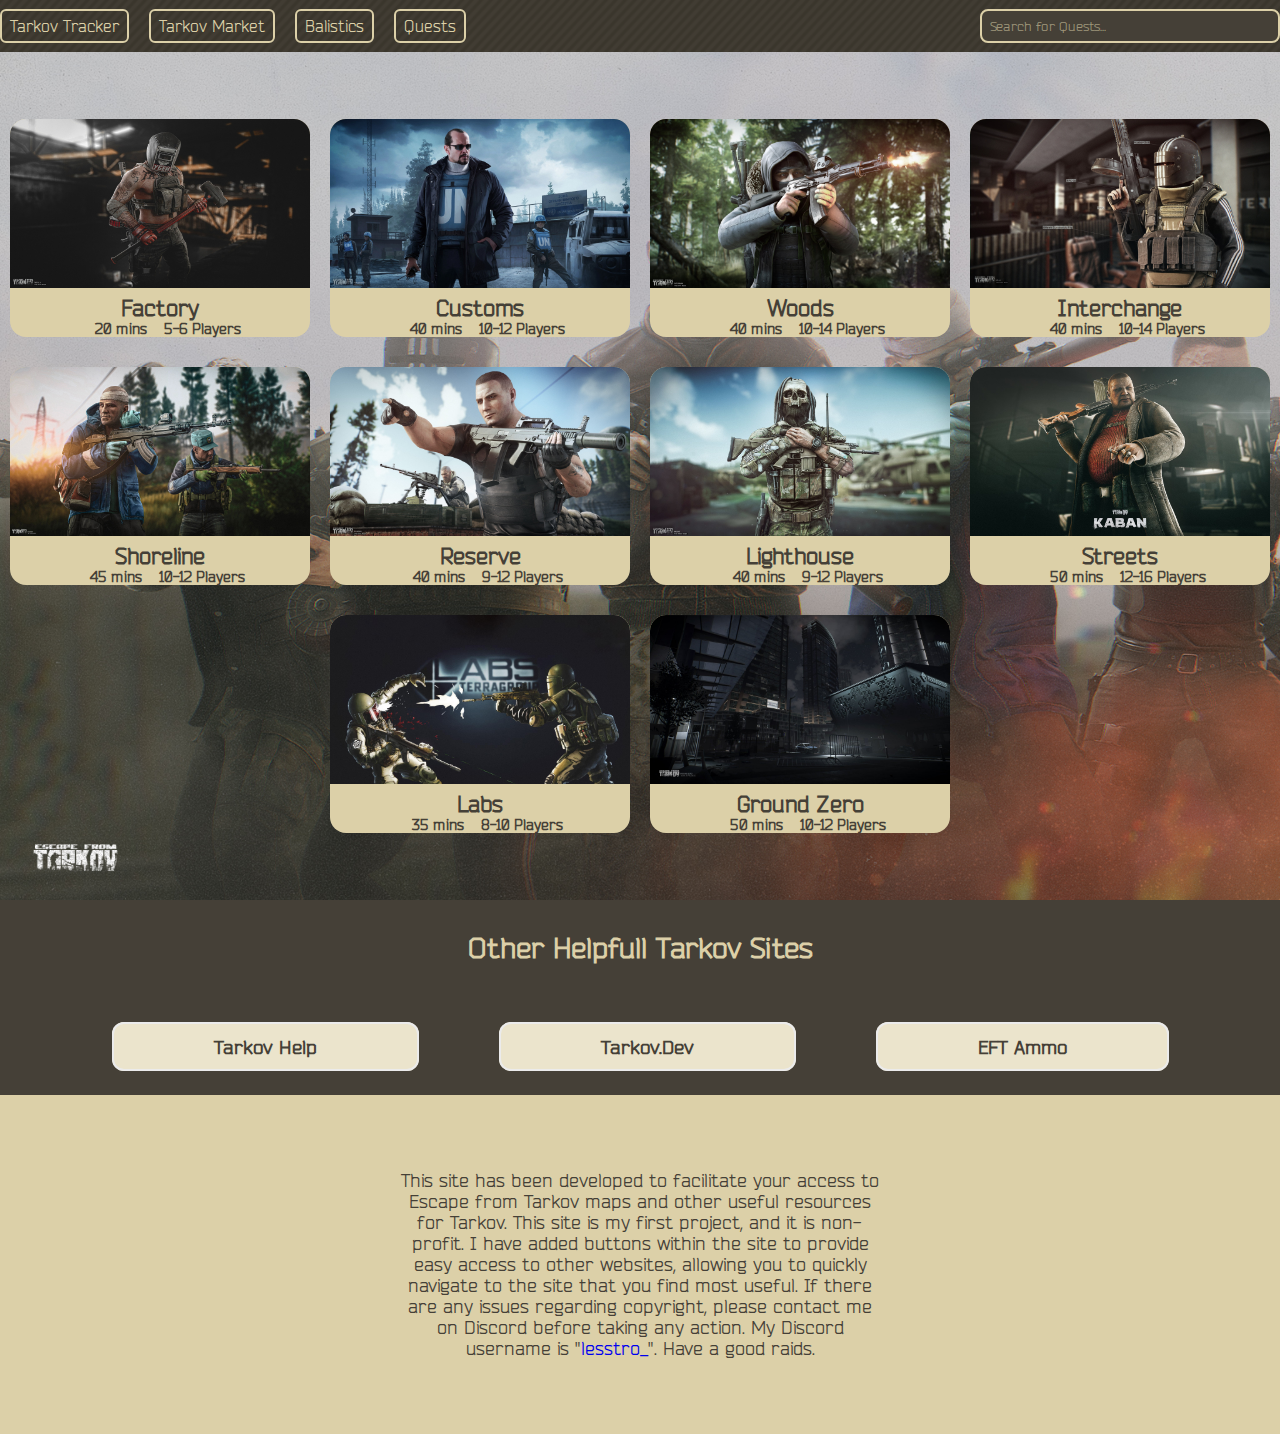
<file: index.html>
<!DOCTYPE html>
<html lang="en">
<head>
    <meta charset="UTF-8">
    <meta name="viewport" content="width=device-width, initial-scale=1.0">
    <title>MapMentorTarkov - Home</title>

    <link rel="stylesheet" href="https://cdnjs.cloudflare.com/ajax/libs/font-awesome/6.5.1/css/all.min.css" integrity="sha512-DTOQO9RWCH3ppGqcWaEA1BIZOC6xxalwEsw9c2QQeAIftl+Vegovlnee1c9QX4TctnWMn13TZye+giMm8e2LwA==" crossorigin="anonymous" referrerpolicy="no-referrer" />
    
    <link rel="stylesheet" href="style.css">
</head>
<body>
    
    <header>
        <nav class="showcase__navbar">
            <div class="container">
                <ul class="nav-links">
                    <li><a href="https://tarkovtracker.io/items" target="_blank">Tarkov Tracker</a></li>
                    <li><a href="https://tarkov-market.com/" target="_blank">Tarkov Market</a></li>
                    <li><a href="https://escapefromtarkov.fandom.com/wiki/Ballistics#Caliber_quick_selection" target="_blank">Balistics</a></li>
                    <li><a href="https://escapefromtarkov.fandom.com/wiki/Quests" target="_blank">Quests</a></li>
                </ul>
                <form id="search-form">
                    <input type="text" id="search-input" placeholder="Search for Quests...">
                </form>
            </div>
        </nav>
    </header>

    <main>
        <section id="hero">
            <div class="container">
                <div class="row">
                    <div class="map-container">
                        <a href="contents/factory.html">
                            <img src="img/factory2-bg.jpg">
                            <h3>Factory</h3>
                            <h4>
                                <p>
                                    <i class="fa-solid fa-clock"></i> 20 mins
                                    <i class="fa-solid fa-user"></i> 5-6 Players
                                </p>
                            </h4>
                        </a>
                    </div>
                    <div class="map-container">
                        <a href="contents/customs.html">
                            <img src="img/customs2-bg.jpg">
                            <h3>Customs</h3>
                            <h4>
                                <p>
                                    <i class="fa-solid fa-clock"></i> 40 mins
                                    <i class="fa-solid fa-user"></i> 10-12 Players
                                </p>
                            </h4>
                        </a>
                    </div>
                    <div class="map-container">
                        <a href="contents/woods.html">
                            <img src="img/woods2-bg.jpg">
                            <h3>Woods</h3>
                            <h4>
                                <p>
                                    <i class="fa-solid fa-clock"></i> 40 mins
                                    <i class="fa-solid fa-user"></i> 10-14 Players
                                </p>
                            </h4>
                        </a>
                    </div>
                    <div class="map-container">
                        <a href="contents/interchange.html">
                            <img src="img/interchange2-bg.jpg">
                            <h3>Interchange</h3>
                            <h4>
                                <p>
                                    <i class="fa-solid fa-clock"></i> 40 mins
                                    <i class="fa-solid fa-user"></i> 10-14 Players
                                </p>
                            </h4>
                        </a>
                    </div>
                </div>
                <div class="row">
                    <div class="map-container">
                        <a href="contents/shoreline.html">
                            <img src="img/shoreline-bg.jpg">
                            <h3>Shoreline</h3>
                            <h4>
                                <p>
                                    <i class="fa-solid fa-clock"></i> 45 mins
                                    <i class="fa-solid fa-user"></i> 10-12 Players
                                </p>
                            </h4>
                        </a>
                    </div>
                    <div class="map-container">
                        <a href="contents/reserve.html">
                            <img src="img/reserve-bg.jpg">
                            <h3>Reserve</h3>
                            <h4>
                                <p>
                                    <i class="fa-solid fa-clock"></i> 40 mins
                                    <i class="fa-solid fa-user"></i> 9-12 Players
                                </p>
                            </h4>
                        </a>
                    </div>
                    <div class="map-container">
                        <a href="contents/lighthouse.html">
                            <img src="img/lighthouse.bg.jpg">
                            <h3>Lighthouse</h3>
                            <h4>
                                <p>
                                    <i class="fa-solid fa-clock"></i> 40 mins
                                    <i class="fa-solid fa-user"></i> 9-12 Players
                                </p>
                            </h4>
                        </a>
                    </div>
                    <div class="map-container">
                        <a href="contents/streets.html">
                            <img src="img/streets-bg.jpg">
                            <h3>Streets</h3>
                            <h4>
                                <p>
                                    <i class="fa-solid fa-clock"></i> 50 mins
                                    <i class="fa-solid fa-user"></i> 12-16 Players
                                </p>
                            </h4>
                        </a>
                    </div>
                </div>
                <div class="row">
                    <div class="map-container">
                        <a href="contents/labs.html">
                            <img src="img/labs-bg.jpg">
                            <h3>Labs</h3>
                            <h4>
                                <p>
                                    <i class="fa-solid fa-clock"></i> 35 mins
                                    <i class="fa-solid fa-user"></i> 8-10 Players
                                </p>
                            </h4>
                        </a>
                    </div>
                    <div class="map-container">
                        <a href="contents/groundzero.html">
                            <img src="img/groundzero-bg.jpg">
                            <h3>Ground Zero</h3>
                            <h4>
                                <p>
                                    <i class="fa-solid fa-clock"></i> 50 mins
                                    <i class="fa-solid fa-user"></i> 10-12 Players
                                </p>
                            </h4>
                        </a>
                    </div>
                </div>
            </div>
        </section>
        <section>
            <div class="others">
                <h1>Other Helpfull Tarkov Sites</h1>
                <nav>
                    <ul>
                        <li><a href="https://tarkov.help" target="_blank">Tarkov Help</a></li>
                        <li><a href="https://tarkov.dev" target="_blank">Tarkov.Dev</a></li>
                        <li><a href="https://www.eft-ammo.com/" target="_blank">EFT Ammo</a></li>
                    </ul>
                </nav>
            </div>
        </section>
        <article id="article-site">
            <p>
                This site has been developed to facilitate your access to Escape from Tarkov maps and other useful resources for Tarkov. This site is my first project, and it is non-profit. I have added buttons within the site to provide easy access to other websites, allowing you to quickly navigate to the site that you find most useful. If there are any issues regarding copyright, please contact me on Discord before taking any action. My Discord username is "<a href="discord://-/users/307608924062875654">lesstro_</a>". Have a good raids.
            </p>
        </article>
    </main>




<script>
    // JavaScript kodları
    function search() {
      var searchText = document.getElementById("search-input").value;
      searchText = searchText.replace(/\s\w/g, function(match) {
        return match.toUpperCase();
      });
      searchText = searchText.replace(/\s/g, "_"); // Boşlukları "_" ile değiştirme

      var searchUrl = "https://escapefromtarkov.fandom.com/wiki/" + searchText;
      window.open(searchUrl, "_blank"); // Yeni sekmede açma
    }

    // Enter tuşuna basıldığında arama yapma
    document.getElementById("search-input").addEventListener("keypress", function(event) {
      if (event.key === "Enter") {
        search();
      }
    });
</script>
</body>
</html>
</file>
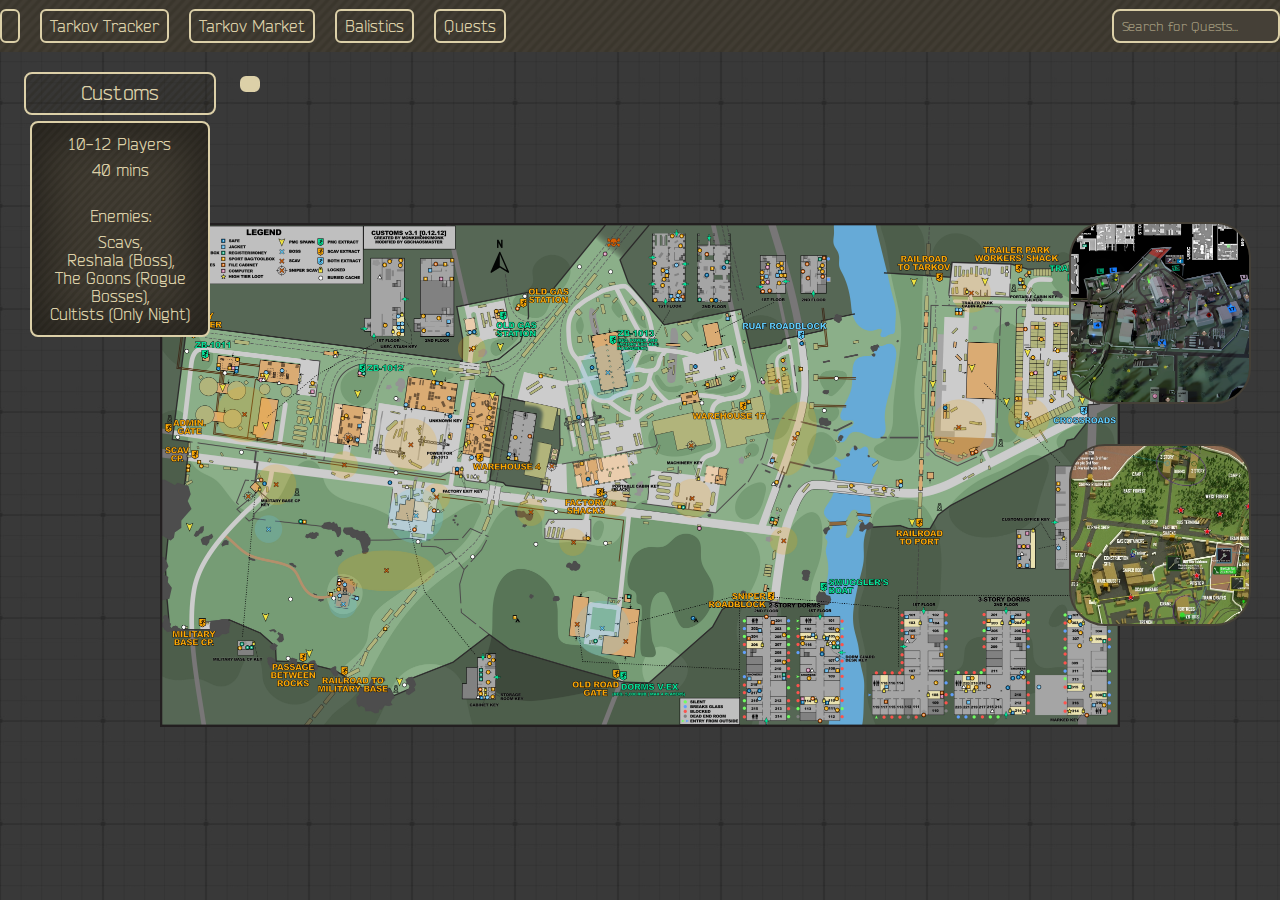
<file: contents/customs.html>
<!DOCTYPE html>
<html lang="en">
<head>
    <meta charset="UTF-8">
    <meta name="viewport" content="width=device-width, initial-scale=1.0">

    <link rel="stylesheet" href="https://cdnjs.cloudflare.com/ajax/libs/font-awesome/6.5.1/css/all.min.css" integrity="sha512-DTOQO9RWCH3ppGqcWaEA1BIZOC6xxalwEsw9c2QQeAIftl+Vegovlnee1c9QX4TctnWMn13TZye+giMm8e2LwA==" crossorigin="anonymous" referrerpolicy="no-referrer" />

    <link rel="stylesheet" href="style.css">
    <title>Tarkov Maps - Customs</title>
</head>
<body>

    <header>
        <nav class="navbar">
            <div class="container">
                <ul class="nav-links">
                    <li><a href="../index.html"><i class="fa-solid fa-house"></i></a></li>
                    <li><a href="https://tarkovtracker.io/items" target="_blank">Tarkov Tracker</a></li>
                    <li><a href="https://tarkov-market.com/" target="_blank">Tarkov Market</a></li>
                    <li><a href="https://escapefromtarkov.fandom.com/wiki/Ballistics#Caliber_quick_selection" target="_blank">Balistics</a></li>
                    <li><a href="https://escapefromtarkov.fandom.com/wiki/Quests#List_of_Quests" target="_blank">Quests</a></li>
                </ul>
                <form id="search-form">
                    <input type="text" id="search-input" placeholder="Search for Quests...">
                </form>
            </div>
        </nav>
    </header>

    <main>
        <section id="showcase">
            <div class="changelocation">
                <h2 onclick="toggleKucult()">Customs</h2>
                <p class="fullscreen" onclick="toggleFullScreen()"><i id="arrow" class="fa-solid fa-expand"></i></p>
                <div class="locations">
                    <a href="factory.html">Factory</a>
                    <a href="woods.html">Woods</a>
                    <a href="interchange.html">Interchange</a>
                    <a href="shoreline.html">Shoreline</a>
                    <a href="reserve.html">Reserve</a>
                    <a href="lighthouse.html">Lighthouse</a>
                    <a href="streets.html">Streets</a>
                    <a href="labs.html">Labs</a>
                    <a href="groundzero.html">Ground Zero</a>
                </div>
                <div class="location-info">
                    <p><i class="fa-solid fa-user"></i> 10-12 Players</p>
                    <p><i class="fa-solid fa-clock"></i> 40 mins</p>
                    <p class="ayrim"><i class="fa-solid fa-person-circle-exclamation"></i> Enemies:</p>
                    <p>Scavs, <br>Reshala (Boss), <br>The Goons (Rogue Bosses), <br>Cultists (Only Night)</p>
                </div>
            </div>
            <div class="showcase__map">
                <img src="img/maps/customs.jpg" id="zoomable-image">
            </div>
            <div class="changethemap">
                <div class="map" id="changeimage" style="background-image: url(img/maps/customs.jpg);"></div>
                <div class="map" id="changeimage2" style="background-image: url(img/maps/customs2.jpg);"></div>
                <div class="map" id="changeimage3" style="background-image: url(img/maps/customs3.jpg);"></div>
            </div>
        </section>
    </main>



<script src="script.js"></script>
<script>
document.addEventListener("DOMContentLoaded", function () {
    var changeimage = document.getElementById("changeimage");
    var changeimage2 = document.getElementById("changeimage2");
    var changeimage3 = document.getElementById("changeimage3");
    var image = document.getElementById("zoomable-image");

    changeimage.addEventListener("click", function () {
        showImage("img/maps/customs.jpg");
    });

    changeimage2.addEventListener("click", function () {
        showImage("img/maps/customs2.jpg");
    });

    changeimage3.addEventListener("click", function () {
        showImage("img/maps/customs3.jpg");
    });

    function showImage(imageName) {
        // Resmin src'sini değiştir
        image.src = imageName;

        // Butonları kontrol et ve gizle
        if (imageName === "img/maps/customs.jpg") {
            changeimage.style.display = "none";
            changeimage2.style.display = "inline-block";
            changeimage3.style.display = "inline-block";
        } else if (imageName === "img/maps/customs2.jpg") {
            changeimage.style.display = "inline-block";
            changeimage2.style.display = "none";
            changeimage3.style.display = "inline-block";
        } else if (imageName === "img/maps/customs3.jpg") {
            changeimage.style.display = "inline-block";
            changeimage2.style.display = "inline-block";
            changeimage3.style.display = "none";
        }
    }
});
</script>

<script>
    // JavaScript kodları
    function search() {
      var searchText = document.getElementById("search-input").value;
      searchText = searchText.replace(/\s\w/g, function(match) {
        return match.toUpperCase();
      });
      searchText = searchText.replace(/\s/g, "_"); // Boşlukları "_" ile değiştirme

      var searchUrl = "https://escapefromtarkov.fandom.com/wiki/" + searchText;
      window.open(searchUrl, "_blank"); // Yeni sekmede açma
    }

    // Enter tuşuna basıldığında arama yapma
    document.getElementById("search-input").addEventListener("keypress", function(event) {
      if (event.key === "Enter") {
        search();
      }
    });
</script>
</body>
</html>
</file>
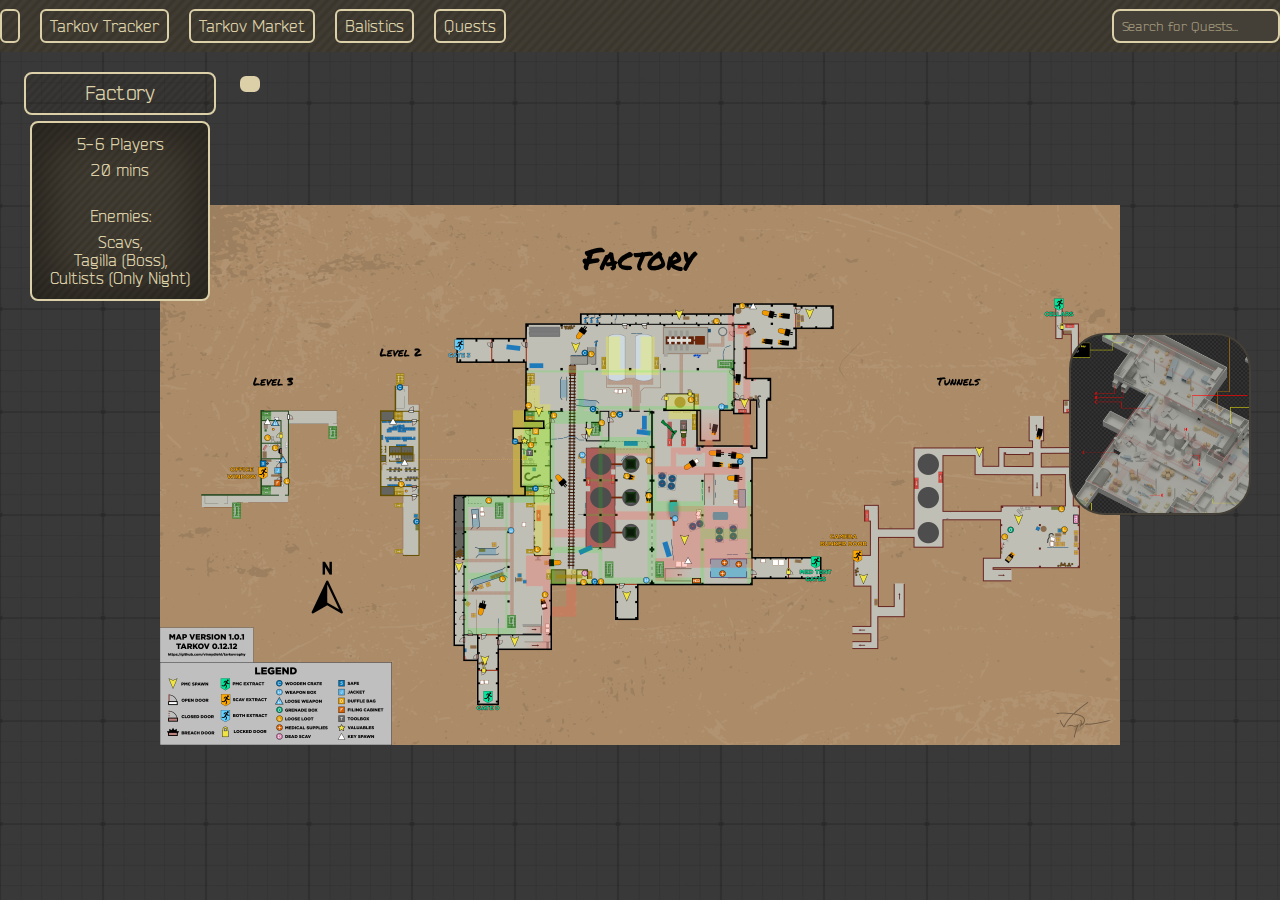
<file: contents/factory.html>
<!DOCTYPE html>
<html lang="en">
<head>
    <meta charset="UTF-8">
    <meta name="viewport" content="width=device-width, initial-scale=1.0">

    <link rel="stylesheet" href="https://cdnjs.cloudflare.com/ajax/libs/font-awesome/6.5.1/css/all.min.css" integrity="sha512-DTOQO9RWCH3ppGqcWaEA1BIZOC6xxalwEsw9c2QQeAIftl+Vegovlnee1c9QX4TctnWMn13TZye+giMm8e2LwA==" crossorigin="anonymous" referrerpolicy="no-referrer" />

    <link rel="stylesheet" href="style.css">
    <title>Tarkov Maps - Factory</title>
</head>
<body>

    <header>
        <nav class="navbar">
            <div class="container">
                <ul class="nav-links">
                    <li><a href="../index.html"><i class="fa-solid fa-house"></i></a></li>
                    <li><a href="https://tarkovtracker.io/items" target="_blank">Tarkov Tracker</a></li>
                    <li><a href="https://tarkov-market.com/" target="_blank">Tarkov Market</a></li>
                    <li><a href="https://escapefromtarkov.fandom.com/wiki/Ballistics#Caliber_quick_selection" target="_blank">Balistics</a></li>
                    <li><a href="https://escapefromtarkov.fandom.com/wiki/Quests#List_of_Quests" target="_blank">Quests</a></li>
                </ul>
                <form id="search-form">
                    <input type="text" id="search-input" placeholder="Search for Quests...">
                </form>
            </div>
        </nav>
    </header>

    <main>
        <section id="showcase">
            <div class="changelocation">
                <h2 onclick="toggleKucult()">Factory</h2>
                <p class="fullscreen" onclick="toggleFullScreen()"><i id="arrow" class="fa-solid fa-expand"></i></p>
                <div class="locations">
                    <a href="customs.html">Customs</a>
                    <a href="woods.html">Woods</a>
                    <a href="interchange.html">Interchange</a>
                    <a href="shoreline.html">Shoreline</a>
                    <a href="reserve.html">Reserve</a>
                    <a href="lighthouse.html">Lighthouse</a>
                    <a href="streets.html">Streets</a>
                    <a href="labs.html">Labs</a>
                    <a href="groundzero.html">Ground Zero</a>
                </div>
                <div class="location-info">
                    <p><i class="fa-solid fa-user"></i> 5-6 Players</p>
                    <p><i class="fa-solid fa-clock"></i> 20 mins</p>
                    <p class="ayrim"><i class="fa-solid fa-person-circle-exclamation"></i> Enemies:</p>
                    <p>Scavs, <br>Tagilla (Boss), <br>Cultists (Only Night)</p>
                </div>
            </div>
            <div class="showcase__map">
                <img src="img/maps/factory.jpg" id="zoomable-image">
            </div>
            <div class="changethemap">
                <div class="map" id="changeimage" style="background-image: url(img/maps/factory.jpg);"></div>
                <div class="map" id="changeimage2" style="background-image: url(img/maps/factory2.jpg);"></div>
            </div>
        </section>
    </main>



<script src="script.js"></script>
<script>
document.addEventListener("DOMContentLoaded", function () {
    var changeimage = document.getElementById("changeimage");
    var changeimage2 = document.getElementById("changeimage2");
    var image = document.getElementById("zoomable-image");

    changeimage.addEventListener("click", function () {
        showImage("img/maps/factory.jpg");
    });

    changeimage2.addEventListener("click", function () {
        showImage("img/maps/factory2.jpg");
    });

    function showImage(imageName) {
        // Resmin src'sini değiştir
        image.src = imageName;

        // Butonları kontrol et ve gizle
        if (imageName === "img/maps/factory.jpg") {
            changeimage.style.display = "none";
            changeimage2.style.display = "inline-block";
        } else if (imageName === "img/maps/factory2.jpg") {
            changeimage.style.display = "inline-block";
            changeimage2.style.display = "none";
        }
    }
});
</script>

<script>
    // JavaScript kodları
    function search() {
      var searchText = document.getElementById("search-input").value;
      searchText = searchText.replace(/\s\w/g, function(match) {
        return match.toUpperCase();
      });
      searchText = searchText.replace(/\s/g, "_"); // Boşlukları "_" ile değiştirme

      var searchUrl = "https://escapefromtarkov.fandom.com/wiki/" + searchText;
      window.open(searchUrl, "_blank"); // Yeni sekmede açma
    }

    // Enter tuşuna basıldığında arama yapma
    document.getElementById("search-input").addEventListener("keypress", function(event) {
      if (event.key === "Enter") {
        search();
      }
    });
</script>
</body>
</html>
</file>
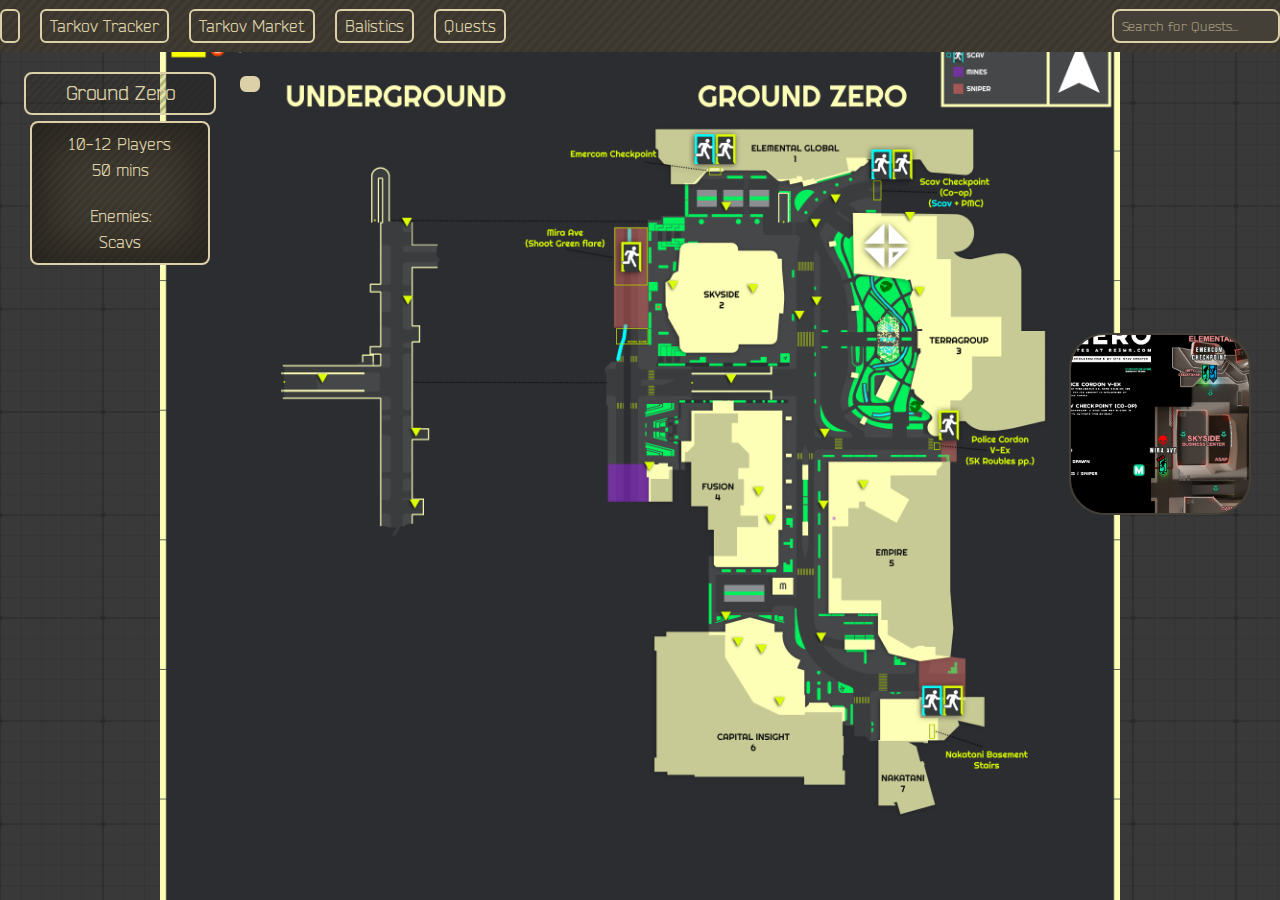
<file: contents/groundzero.html>
<!DOCTYPE html>
<html lang="en">
<head>
    <meta charset="UTF-8">
    <meta name="viewport" content="width=device-width, initial-scale=1.0">

    <link rel="stylesheet" href="https://cdnjs.cloudflare.com/ajax/libs/font-awesome/6.5.1/css/all.min.css" integrity="sha512-DTOQO9RWCH3ppGqcWaEA1BIZOC6xxalwEsw9c2QQeAIftl+Vegovlnee1c9QX4TctnWMn13TZye+giMm8e2LwA==" crossorigin="anonymous" referrerpolicy="no-referrer" />

    <link rel="stylesheet" href="style.css">
    <title>Tarkov Maps - Ground Zero</title>
</head>
<body>

    <header>
        <nav class="navbar">
            <div class="container">
                <ul class="nav-links">
                    <li><a href="../index.html"><i class="fa-solid fa-house"></i></a></li>
                    <li><a href="https://tarkovtracker.io/items" target="_blank">Tarkov Tracker</a></li>
                    <li><a href="https://tarkov-market.com/" target="_blank">Tarkov Market</a></li>
                    <li><a href="https://escapefromtarkov.fandom.com/wiki/Ballistics#Caliber_quick_selection" target="_blank">Balistics</a></li>
                    <li><a href="https://escapefromtarkov.fandom.com/wiki/Quests#List_of_Quests" target="_blank">Quests</a></li>
                </ul>
                <form id="search-form">
                    <input type="text" id="search-input" placeholder="Search for Quests...">
                </form>
            </div>
        </nav>
    </header>

    <main>
        <section id="showcase">
            <div class="changelocation">
                <h2 onclick="toggleKucult()">Ground Zero</h2>
                <p class="fullscreen" onclick="toggleFullScreen()"><i id="arrow" class="fa-solid fa-expand"></i></p>
                <div class="locations">
                    <a href="factory.html">Factory</a>
                    <a href="customs.html">Customs</a>
                    <a href="woods.html">Woods</a>
                    <a href="interchange.html">Interchange</a>
                    <a href="shoreline.html">Shoreline</a>
                    <a href="reserve.html">Reserve</a>
                    <a href="lighthouse.html">Lighthouse</a>
                    <a href="streets.html">Streets</a>
                    <a href="labs.html">Labs</a>
                </div>
                <div class="location-info">
                    <p><i class="fa-solid fa-user"></i> 10-12 Players</p>
                    <p><i class="fa-solid fa-clock"></i> 50 mins</p>
                    <p class="ayrim"><i class="fa-solid fa-person-circle-exclamation"></i> Enemies:</p>
                    <p>Scavs</p>
                </div>
            </div>
            <div class="showcase__map">
                <img src="img/maps/groundzero.jpg" id="zoomable-image">
            </div>
            <div class="changethemap">
                <div class="map" id="changeimage" style="background-image: url(img/maps/groundzero.jpg);"></div>
                <div class="map" id="changeimage2" style="background-image: url(img/maps/groundzero2.jpg);"></div>
            </div>
        </section>
    </main>



<script src="script.js"></script>
<script>
document.addEventListener("DOMContentLoaded", function () {
    var changeimage = document.getElementById("changeimage");
    var changeimage2 = document.getElementById("changeimage2");
    var image = document.getElementById("zoomable-image");

    changeimage.addEventListener("click", function () {
        showImage("img/maps/groundzero.jpg");
    });

    changeimage2.addEventListener("click", function () {
        showImage("img/maps/groundzero2.jpg");
    });

    function showImage(imageName) {
        // Resmin src'sini değiştir
        image.src = imageName;

        // Butonları kontrol et ve gizle
        if (imageName === "img/maps/groundzero.jpg") {
            changeimage.style.display = "none";
            changeimage2.style.display = "inline-block";
        } else if (imageName === "img/maps/groundzero2.jpg") {
            changeimage.style.display = "inline-block";
            changeimage2.style.display = "none";
        }
    }
});
</script>

<script>
    // JavaScript kodları
    function search() {
      var searchText = document.getElementById("search-input").value;
      searchText = searchText.replace(/\s\w/g, function(match) {
        return match.toUpperCase();
      });
      searchText = searchText.replace(/\s/g, "_"); // Boşlukları "_" ile değiştirme

      var searchUrl = "https://escapefromtarkov.fandom.com/wiki/" + searchText;
      window.open(searchUrl, "_blank"); // Yeni sekmede açma
    }

    // Enter tuşuna basıldığında arama yapma
    document.getElementById("search-input").addEventListener("keypress", function(event) {
      if (event.key === "Enter") {
        search();
      }
    });
</script>
</body>
</html>
</file>
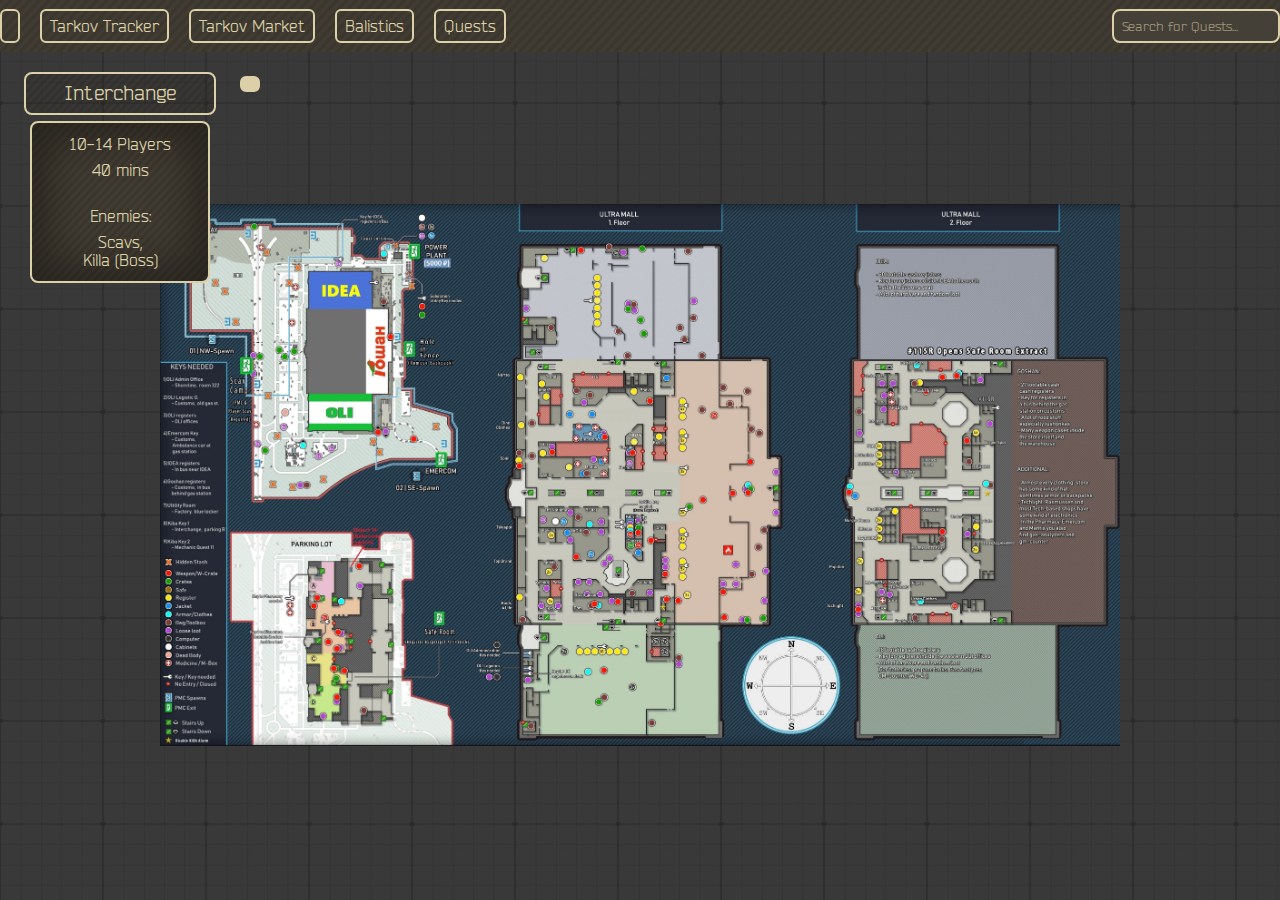
<file: contents/interchange.html>
<!DOCTYPE html>
<html lang="en">
<head>
    <meta charset="UTF-8">
    <meta name="viewport" content="width=device-width, initial-scale=1.0">

    <link rel="stylesheet" href="https://cdnjs.cloudflare.com/ajax/libs/font-awesome/6.5.1/css/all.min.css" integrity="sha512-DTOQO9RWCH3ppGqcWaEA1BIZOC6xxalwEsw9c2QQeAIftl+Vegovlnee1c9QX4TctnWMn13TZye+giMm8e2LwA==" crossorigin="anonymous" referrerpolicy="no-referrer" />

    <link rel="stylesheet" href="style.css">
    <title>Tarkov Maps - Interchange</title>
</head>
<body>

    <header>
        <nav class="navbar">
            <div class="container">
                <ul class="nav-links">
                    <li><a href="../index.html"><i class="fa-solid fa-house"></i></a></li>
                    <li><a href="https://tarkovtracker.io/items" target="_blank">Tarkov Tracker</a></li>
                    <li><a href="https://tarkov-market.com/" target="_blank">Tarkov Market</a></li>
                    <li><a href="https://escapefromtarkov.fandom.com/wiki/Ballistics#Caliber_quick_selection" target="_blank">Balistics</a></li>
                    <li><a href="https://escapefromtarkov.fandom.com/wiki/Quests#List_of_Quests" target="_blank">Quests</a></li>
                </ul>
                <form id="search-form">
                    <input type="text" id="search-input" placeholder="Search for Quests...">
                </form>
            </div>
        </nav>
    </header>

    <main>
        <section id="showcase">
            <div class="changelocation">
                <h2 onclick="toggleKucult()">Interchange</h2>
                <p class="fullscreen" onclick="toggleFullScreen()"><i id="arrow" class="fa-solid fa-expand"></i></p>
                <div class="locations">
                    <a href="factory.html">Factory</a>
                    <a href="customs.html">Customs</a>
                    <a href="woods.html">Woods</a>
                    <a href="shoreline.html">Shoreline</a>
                    <a href="reserve.html">Reserve</a>
                    <a href="lighthouse.html">Lighthouse</a>
                    <a href="streets.html">Streets</a>
                    <a href="labs.html">Labs</a>
                    <a href="groundzero.html">Ground Zero</a>
                </div>
                <div class="location-info">
                    <p><i class="fa-solid fa-user"></i> 10-14 Players</p>
                    <p><i class="fa-solid fa-clock"></i> 40 mins</p>
                    <p class="ayrim"><i class="fa-solid fa-person-circle-exclamation"></i> Enemies:</p>
                    <p>Scavs, <br>Killa (Boss)</p>
                </div>
            </div>
            <div class="showcase__map">
                <img src="img/maps/interchange.jpg" id="zoomable-image">
            </div>
        </section>
    </main>



<script src="script.js"></script>

<script>
    // JavaScript kodları
    function search() {
      var searchText = document.getElementById("search-input").value;
      searchText = searchText.replace(/\s\w/g, function(match) {
        return match.toUpperCase();
      });
      searchText = searchText.replace(/\s/g, "_"); // Boşlukları "_" ile değiştirme

      var searchUrl = "https://escapefromtarkov.fandom.com/wiki/" + searchText;
      window.open(searchUrl, "_blank"); // Yeni sekmede açma
    }

    // Enter tuşuna basıldığında arama yapma
    document.getElementById("search-input").addEventListener("keypress", function(event) {
      if (event.key === "Enter") {
        search();
      }
    });
</script>
</body>
</html>
</file>
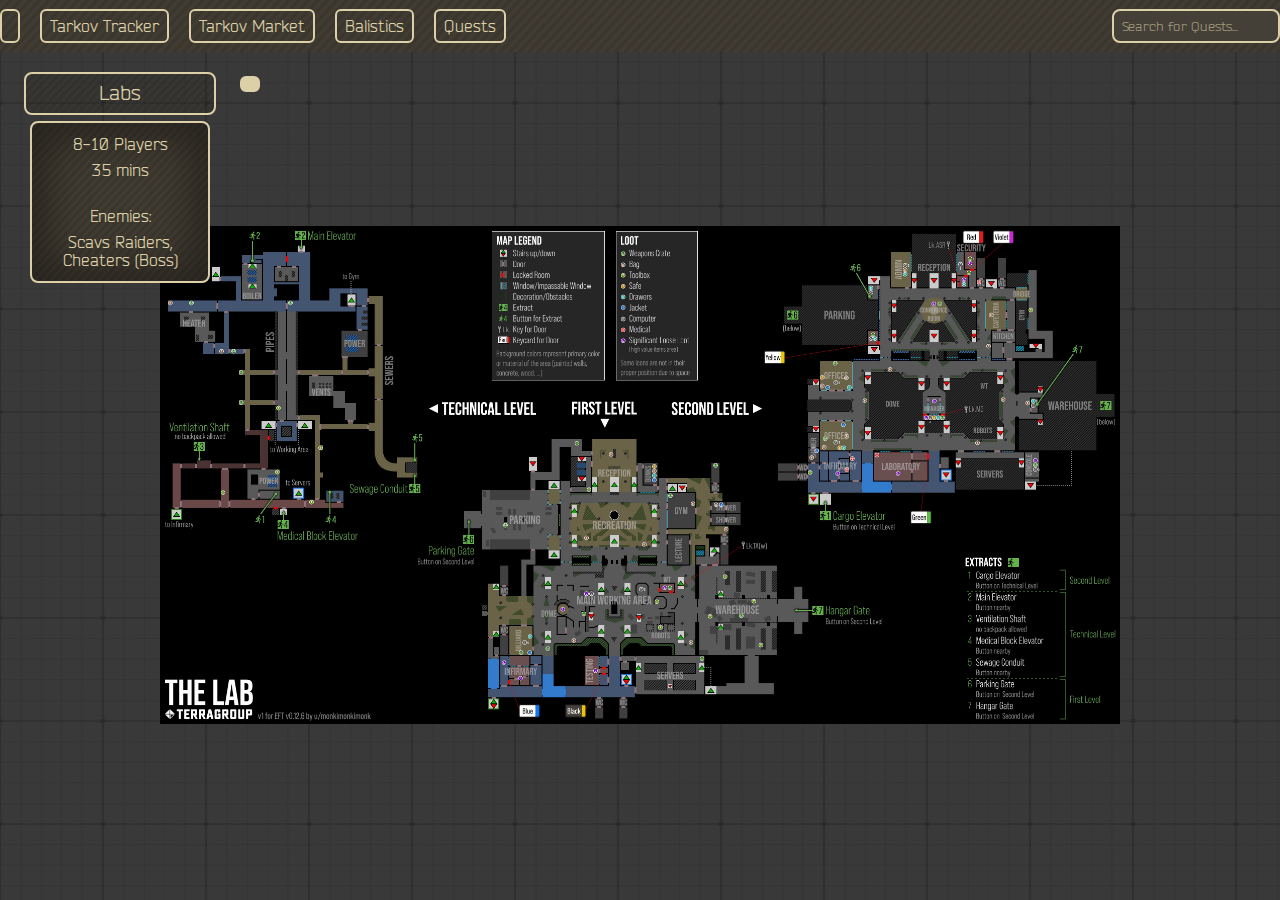
<file: contents/labs.html>
<!DOCTYPE html>
<html lang="en">
<head>
    <meta charset="UTF-8">
    <meta name="viewport" content="width=device-width, initial-scale=1.0">

    <link rel="stylesheet" href="https://cdnjs.cloudflare.com/ajax/libs/font-awesome/6.5.1/css/all.min.css" integrity="sha512-DTOQO9RWCH3ppGqcWaEA1BIZOC6xxalwEsw9c2QQeAIftl+Vegovlnee1c9QX4TctnWMn13TZye+giMm8e2LwA==" crossorigin="anonymous" referrerpolicy="no-referrer" />

    <link rel="stylesheet" href="style.css">
    <title>Tarkov Maps - Labs</title>
</head>
<body>

    <header>
        <nav class="navbar">
            <div class="container">
                <ul class="nav-links">
                    <li><a href="../index.html"><i class="fa-solid fa-house"></i></a></li>
                    <li><a href="https://tarkovtracker.io/items" target="_blank">Tarkov Tracker</a></li>
                    <li><a href="https://tarkov-market.com/" target="_blank">Tarkov Market</a></li>
                    <li><a href="https://escapefromtarkov.fandom.com/wiki/Ballistics#Caliber_quick_selection" target="_blank">Balistics</a></li>
                    <li><a href="https://escapefromtarkov.fandom.com/wiki/Quests#List_of_Quests" target="_blank">Quests</a></li>
                </ul>
                <form id="search-form">
                    <input type="text" id="search-input" placeholder="Search for Quests...">
                </form>
            </div>
        </nav>
    </header>

    <main>
        <section id="showcase">
            <div class="changelocation">
                <h2 onclick="toggleKucult()">Labs</h2>
                <p class="fullscreen" onclick="toggleFullScreen()"><i id="arrow" class="fa-solid fa-expand"></i></p>
                <div class="locations">
                    <a href="factory.html">Factory</a>
                    <a href="customs.html">Customs</a>
                    <a href="woods.html">Woods</a>
                    <a href="interchange.html">Interchange</a>
                    <a href="shoreline.html">Shoreline</a>
                    <a href="reserve.html">Reserve</a>
                    <a href="lighthouse.html">Lighthouse</a>
                    <a href="streets.html">Streets</a>
                    <a href="groundzero.html">Ground Zero</a>
                </div>
                <div class="location-info">
                    <p><i class="fa-solid fa-user"></i> 8-10 Players</p>
                    <p><i class="fa-solid fa-clock"></i> 35 mins</p>
                    <p class="ayrim"><i class="fa-solid fa-person-circle-exclamation"></i> Enemies:</p>
                    <p>Scavs Raiders, <br>Cheaters (Boss)</p>
                </div>
            </div>
            <div class="showcase__map">
                <img src="img/maps/labs.jpg" id="zoomable-image">
            </div>
            <div class="changethemap">
            </div>
        </section>
    </main>



<script src="script.js"></script>
<script>
document.addEventListener("DOMContentLoaded", function () {
    var changeimage = document.getElementById("changeimage");
    var changeimage2 = document.getElementById("changeimage2");
    var image = document.getElementById("zoomable-image");

    changeimage.addEventListener("click", function () {
        showImage("img/maps/labs.jpg");
    });

    changeimage2.addEventListener("click", function () {
        showImage("img/maps/labs2.jpg");
    });

    function showImage(imageName) {
        // Resmin src'sini değiştir
        image.src = imageName;

        // Butonları kontrol et ve gizle
        if (imageName === "img/maps/labs.jpg") {
            changeimage.style.display = "none";
            changeimage2.style.display = "inline-block";
        } else if (imageName === "img/maps/labs2.jpg") {
            changeimage.style.display = "inline-block";
            changeimage2.style.display = "none";
        }
    }
});
</script>

<script>
    // JavaScript kodları
    function search() {
      var searchText = document.getElementById("search-input").value;
      searchText = searchText.replace(/\s\w/g, function(match) {
        return match.toUpperCase();
      });
      searchText = searchText.replace(/\s/g, "_"); // Boşlukları "_" ile değiştirme

      var searchUrl = "https://escapefromtarkov.fandom.com/wiki/" + searchText;
      window.open(searchUrl, "_blank"); // Yeni sekmede açma
    }

    // Enter tuşuna basıldığında arama yapma
    document.getElementById("search-input").addEventListener("keypress", function(event) {
      if (event.key === "Enter") {
        search();
      }
    });
</script>
</body>
</html>
</file>
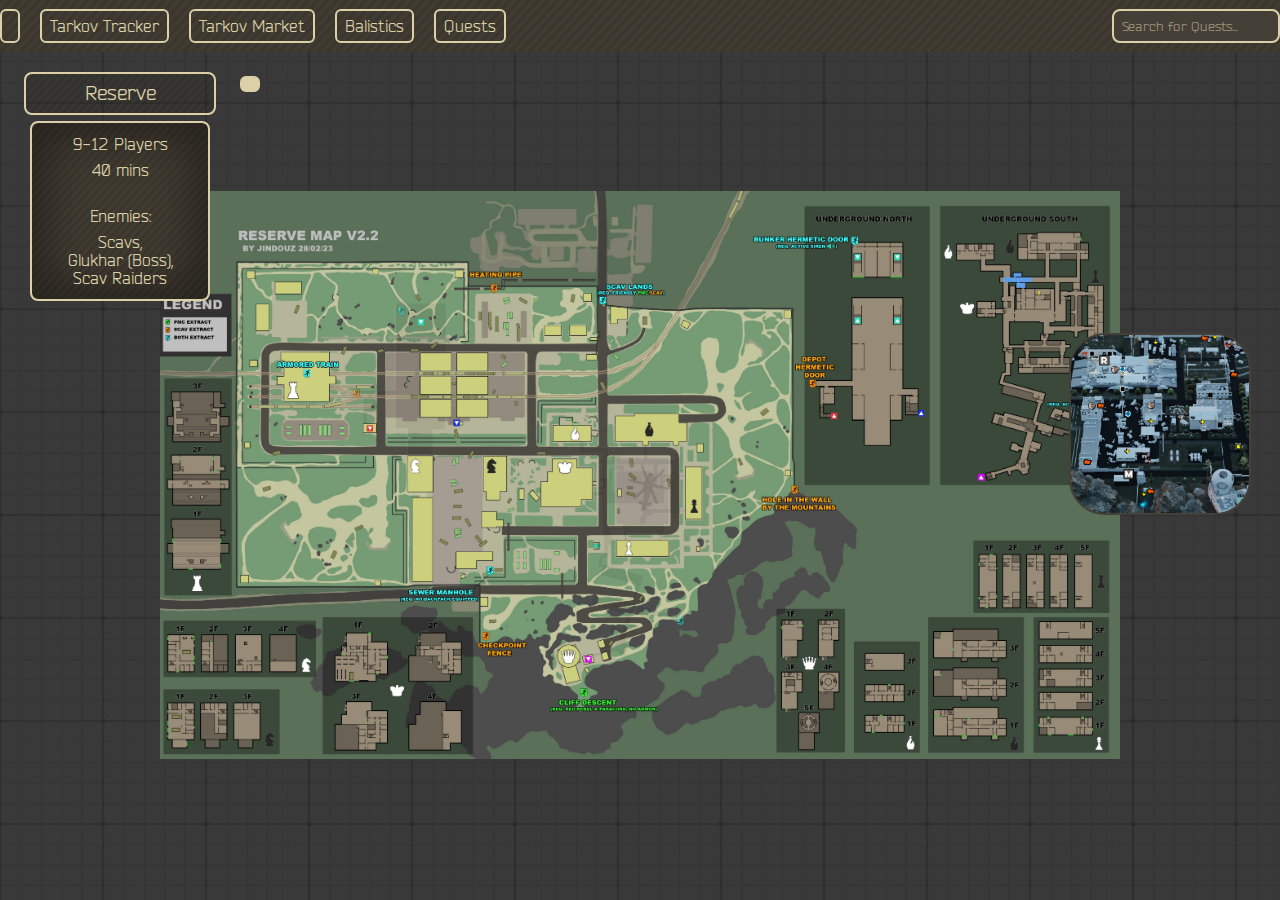
<file: contents/reserve.html>
<!DOCTYPE html>
<html lang="en">
<head>
    <meta charset="UTF-8">
    <meta name="viewport" content="width=device-width, initial-scale=1.0">

    <link rel="stylesheet" href="https://cdnjs.cloudflare.com/ajax/libs/font-awesome/6.5.1/css/all.min.css" integrity="sha512-DTOQO9RWCH3ppGqcWaEA1BIZOC6xxalwEsw9c2QQeAIftl+Vegovlnee1c9QX4TctnWMn13TZye+giMm8e2LwA==" crossorigin="anonymous" referrerpolicy="no-referrer" />

    <link rel="stylesheet" href="style.css">
    <title>Tarkov Maps - Reserve</title>
</head>
<body>

    <header>
        <nav class="navbar">
            <div class="container">
                <ul class="nav-links">
                    <li><a href="../index.html"><i class="fa-solid fa-house"></i></a></li>
                    <li><a href="https://tarkovtracker.io/items" target="_blank">Tarkov Tracker</a></li>
                    <li><a href="https://tarkov-market.com/" target="_blank">Tarkov Market</a></li>
                    <li><a href="https://escapefromtarkov.fandom.com/wiki/Ballistics#Caliber_quick_selection" target="_blank">Balistics</a></li>
                    <li><a href="https://escapefromtarkov.fandom.com/wiki/Quests#List_of_Quests" target="_blank">Quests</a></li>
                </ul>
                <form id="search-form">
                    <input type="text" id="search-input" placeholder="Search for Quests...">
                </form>
            </div>
        </nav>
    </header>

    <main>
        <section id="showcase">
            <div class="changelocation">
                <h2 onclick="toggleKucult()">Reserve</h2>
                <p class="fullscreen" onclick="toggleFullScreen()"><i id="arrow" class="fa-solid fa-expand"></i></p>
                <div class="locations">
                    <a href="factory.html">Factory</a>
                    <a href="customs.html">Customs</a>
                    <a href="woods.html">Woods</a>
                    <a href="interchange.html">Interchange</a>
                    <a href="shoreline.html">Shoreline</a>
                    <a href="lighthouse.html">Lighthouse</a>
                    <a href="streets.html">Streets</a>
                    <a href="labs.html">Labs</a>
                    <a href="groundzero.html">Ground Zero</a>
                </div>
                <div class="location-info">
                    <p><i class="fa-solid fa-user"></i> 9-12 Players</p>
                    <p><i class="fa-solid fa-clock"></i> 40 mins</p>
                    <p class="ayrim"><i class="fa-solid fa-person-circle-exclamation"></i> Enemies:</p>
                    <p>Scavs, <br>Glukhar (Boss), <br>Scav Raiders</p>
                </div>
            </div>
            <div class="showcase__map">
                <img src="img/maps/reserve.jpg" id="zoomable-image">
            </div>
            <div class="changethemap">
                <div class="map" id="changeimage" style="background-image: url(img/maps/reserve.jpg);"></div>
                <div class="map" id="changeimage2" style="background-image: url(img/maps/reserve2.jpg);"></div>
            </div>
        </section>
    </main>



<script src="script.js"></script>
<script>
document.addEventListener("DOMContentLoaded", function () {
    var changeimage = document.getElementById("changeimage");
    var changeimage2 = document.getElementById("changeimage2");
    var image = document.getElementById("zoomable-image");

    changeimage.addEventListener("click", function () {
        showImage("img/maps/reserve.jpg");
    });

    changeimage2.addEventListener("click", function () {
        showImage("img/maps/reserve2.jpg");
    });

    function showImage(imageName) {
        // Resmin src'sini değiştir
        image.src = imageName;

        // Butonları kontrol et ve gizle
        if (imageName === "img/maps/reserve.jpg") {
            changeimage.style.display = "none";
            changeimage2.style.display = "inline-block";
        } else if (imageName === "img/maps/reserve2.jpg") {
            changeimage.style.display = "inline-block";
            changeimage2.style.display = "none";
        }
    }
});
</script>

<script>
    // JavaScript kodları
    function search() {
      var searchText = document.getElementById("search-input").value;
      searchText = searchText.replace(/\s\w/g, function(match) {
        return match.toUpperCase();
      });
      searchText = searchText.replace(/\s/g, "_"); // Boşlukları "_" ile değiştirme

      var searchUrl = "https://escapefromtarkov.fandom.com/wiki/" + searchText;
      window.open(searchUrl, "_blank"); // Yeni sekmede açma
    }

    // Enter tuşuna basıldığında arama yapma
    document.getElementById("search-input").addEventListener("keypress", function(event) {
      if (event.key === "Enter") {
        search();
      }
    });
</script>
</body>
</html>
</file>
<file: style.css>
* {
    box-sizing: border-box;
    margin: 0;
    padding: 0;
}
body {
    font-family: 'Bender', 'Times New Roman', serif;
    background-color: #454037;
}
a {
    text-decoration: none;
}
@font-face {
    font-family: "Bender";
    src: url("contents/img/Bender.woff") format("woff");
    src: url("contents/img/Bender.woff2") format("woff2");
    src: url("contents/img/Bender.ttf") format("ttf");
}

.showcase__navbar {
    background: url(img/latest.png);
    background-size: contain;
    background-color: #454037;
    width: 100%;
    padding: 9px 0;
}
.showcase__navbar .container {
    max-width: 1620px;
    margin: 0 auto;
    display: flex;
    justify-content: space-between;
    align-items: center;
}
.showcase__navbar .container #search-input {
    padding: 8px;
    border: 2px solid #dcd0a8;
    background-color: #454037;
    color: #dcd0a8;
    border-radius: 8px;
    font-family: 'Bender', 'Times New Roman', serif;
    width: 300px;
}
.showcase__navbar .container #search-input::placeholder {
    color: rgba(220, 208, 168, 0.6);
    font-family: 'Bender', 'Times New Roman', serif;
}
.nav-links {
    list-style: none;
    display: flex;
}
.nav-links li {
    margin-right: 20px;
}
.nav-links li a {
    text-decoration: none;
    color: #dcd0a8;
    transition: color 0.3s ease, background-color 0.3s ease-in;
    padding: 6px 8px;
    border-radius: 6px;
    border: 2px solid #dcd0a8;
}
.nav-links li a:hover {
    color: #000;
    background-color: #dcd0a8;
}

#hero {
    background: url(img/bg.jpg);
    background-size: cover;
    background-attachment: fixed;
    background-repeat: no-repeat;
    height: calc(100vh - 52px);
}

#hero .container {
    width: 100%;
    height: 100%;
    display: flex;
    flex-direction: column;
    align-items: center;
    justify-content: center;
}

#hero .row {
    display: flex;
    justify-content: center;
    align-items: center;
}

.map-container {
    width: 300px;
    height: auto;
    background-color: #dcd0a8;
    margin: 15px 10px;
    text-align: center;
    border-radius: 16px;
    transition: transform 0.5s, background-color 0.6s, margin-left 1s, margin-right 1s;
}
.map-container:hover {
    transform: scale(1.08);
    background-color: #454037;
    box-shadow: 0px 0px 50px 2px rgba(0,0,0,0.7), 0px 0px 30px 0px rgba(0,0,0,0.7) inset;
    margin-right: 45px;
    margin-left: 45px;
}
.map-container img {
    width: 100%;
    border-radius: 16px 16px 0 0;
}
.map-container h3, .map-container h4 {
    color: #454037;
    transition: color 0.6s;
}
.map-container h3 {
    margin-top: 4px;
    font-size: 1.4rem;
}
.map-container h4 {
    font-size: 0.9rem;
}
.map-container:hover h3, .map-container:hover h4 {
    color: #dcd0a8;
}
.map-container i {
    padding: 6px 0 12px 14px;
}

.others {
    background-color: #454037;
    height: 150px;
}
.others h1 {
    color: #dcd0a8;
    text-align: center;
    padding: 32px 0;
    font-size: 1.8rem;
}
.others nav ul {
    list-style: none;
    display: flex;
    justify-content: center;
    align-items: center;
}
.others nav ul li {
    margin: 40px;
    transition: transform 0.6s;
}
.others nav ul li:hover {
    transform: translateY(-6px);
}
.others nav ul li a {
    border: 2px solid #ebebeb;
    border-radius: 12px;
    background-color: #ebe4cc;
    padding: 12px 100px;
    font-size: 1.2rem;
    font-weight: bold;
    color: #454037;
    transition: all 0.8s;
}
.others nav ul li a:hover {
    background-color: transparent;
    border-color: #dcd0a8;
    color: #dcd0a8;
    
}

#article-site {
    margin-top: 45px;
    background-color: #dcd0a8;
}
#article-site p {
    text-align: center;
    padding: 75px 400px;
    color: #454037;
    font-size: 1.15rem;
}
</file>
<file: contents/style.css>
* {
    box-sizing: border-box;
    margin: 0;
    padding: 0;
}
body {
    font-family: 'Bender', 'Times New Roman', serif;
}
a {
    text-decoration: none;
}
@font-face {
    font-family: "Bender";
    src: url("img/Bender.woff") format("woff");
    src: url("img/Bender.woff2") format("woff2");
    src: url("img/Bender.ttf") format("ttf");
}

.navbar {
    position: absolute;
    background: url(img/latest.png);
    background-size: contain;
    background-color: #454037;
    width: 100%;
    z-index: 1;
    padding: 9px 0;
}
.navbar .container {
    max-width: 1720px;
    margin: 0 auto;
    display: flex;
    justify-content: space-between;
    align-items: center;
}
.navbar .container #search-input {
    padding: 8px;
    border: 2px solid #dcd0a8;
    background-color: #454037;
    color: #dcd0a8;
    border-radius: 8px;
    font-family: 'Bender', 'Times New Roman', serif;
}
.navbar .container #search-input::placeholder {
    color: rgba(220, 208, 168, 0.6);
    font-family: 'Bender', 'Times New Roman', serif;
}
.nav-links {
    list-style: none;
    display: flex;
    align-items: baseline
}
.nav-links li {
    margin-right: 20px;
}
.nav-links li a{
    text-decoration: none;
    color: #dcd0a8;
    transition: color 0.3s ease, background-color 0.3s ease-in;
    padding: 6px 8px;
    border-radius: 6px;
    border: 2px solid #dcd0a8;
}
.nav-links li a:hover {
    color: #454037;
    background: #dcd0a8;
}

#showcase {
    width: 100%;
    background: url(img/bg.jpg);
    height: 100vh;
    position: relative;
    overflow: hidden;
}
.showcase__map {
    height: 100vh;
    overflow: hidden;
    display: flex;
    justify-content: center;
    align-items: center;
    border-top: 50px solid black;
}
.showcase__map img {
    width: 75%;
    height: auto;
    cursor: grab;
    user-select: none;
}
#showcase .changethemap {
    position: absolute;
    top: 0;
    right: 0;
    transition: right 1s;
    background-color: transparent;
    width: 240px;
    height: calc(100vh - 52px);
    display: flex;
    justify-content: center;
    align-items: center;
    flex-direction: column;
}
#showcase .changethemap .map {
    width: 182px;
    height: 182px;
    background-position: center top -15px;
    background-size: 280%;
    border-radius: 36px;
    margin: 20px 0;
    user-select: none;
    border: 2px solid #454037;
    transition: transform 0.35s, box-shadow 1s, border 0.6s;
}
#showcase .changethemap .map:hover {
    cursor: pointer;
    transform: scale(1.04);
    box-shadow: 0px 15px 29px 4px rgba(0,0,0,0.75);
    border: 2px solid #dcd0a8;
}
#showcase .changethemap #changeimage {
    display: none;
}

#showcase .changelocation {
    position: absolute;
    top: calc(20px + 52px);
    left: 0;
    transition: left 1s;
    width: 240px;
    height: auto;
    background: transparent;
    display: flex;
    flex-direction: column;
    align-items: center;
    justify-content: flex-start;
}
#showcase .changelocation .fullscreen {
    position: absolute;
    top: 4px;
    left: 240px;
    background-color: #dcd0a8;
    border: 2px solid #dcd0a8;
    border-radius: 6px;
    color: #454037;
    padding: 6px 8px;
    transition: all .65s;
    z-index: 1;
}
#showcase .changelocation .fullscreen:hover {
    background: url(img/latest.png), #454037;
    box-shadow: 0px 0px 38px 16px rgba(0,0,0,0.35) inset;
    color: #dcd0a8;
    cursor: pointer;
}
#showcase .changelocation h2 {
    width: 80%;
    padding: 8px 4px;
    text-align: center;
    font-family: 'Bender';
    font-weight: 400;
    color: #dcd0a8;
    font-size: 20px;
    background: url(img/latest.png);
    border: 2px solid #dcd0a8;
    border-radius: 8px;
    z-index: 1;
    user-select: none;
    transition: all .6s;
}
#showcase .changelocation h2:hover {
    box-shadow: 0px 0px 38px 16px rgba(0,0,0,0.35) inset;
    cursor: pointer;
}
#showcase .changelocation .locations {
    width: 100%;
    height: 0px;
    transition: height 1.5s;
    display: flex;
    flex-direction: column;
    align-items: center;
    justify-content: flex-start;
    overflow: hidden;
}
#showcase .changelocation .locations a {
    width: 68%;
    margin-top: 12px;
    text-align: center;
    font-size: 18px;
    padding: 8px 4px;
    background-color: #dcd0a8;
    color: #454037;
    border: 2px solid #dcd0a8;
    border-radius: 8px;
    transition: all .65s;
    box-shadow: 0px 2px 12px 6px rgba(0,0,0,0.4);
    z-index: 1;
}
#showcase .changelocation .locations a:hover {
    background: url(img/latest.png);
    color: #dcd0a8;
    transform: translateX(12px);
    box-shadow: 0px 2px 4px 4px rgba(0,0,0,0.4) inset;
}
#showcase .changelocation .location-info {
    width: 75%;
    margin-top: 6px;
    padding: 8px;
    background: url(img/latest.png), #454037;
    border: 2px solid #dcd0a8;
    border-radius: 8px;
    text-align: center;
    box-shadow: 0px 0px 38px 16px rgba(0,0,0,0.35) inset;
    z-index: 1;
}
#showcase .changelocation .location-info p {
    padding: 4px 4px;
    color: #dcd0a8;
}
#showcase .changelocation .location-info .ayrim {
    padding-top: 24px;
}
</file>
